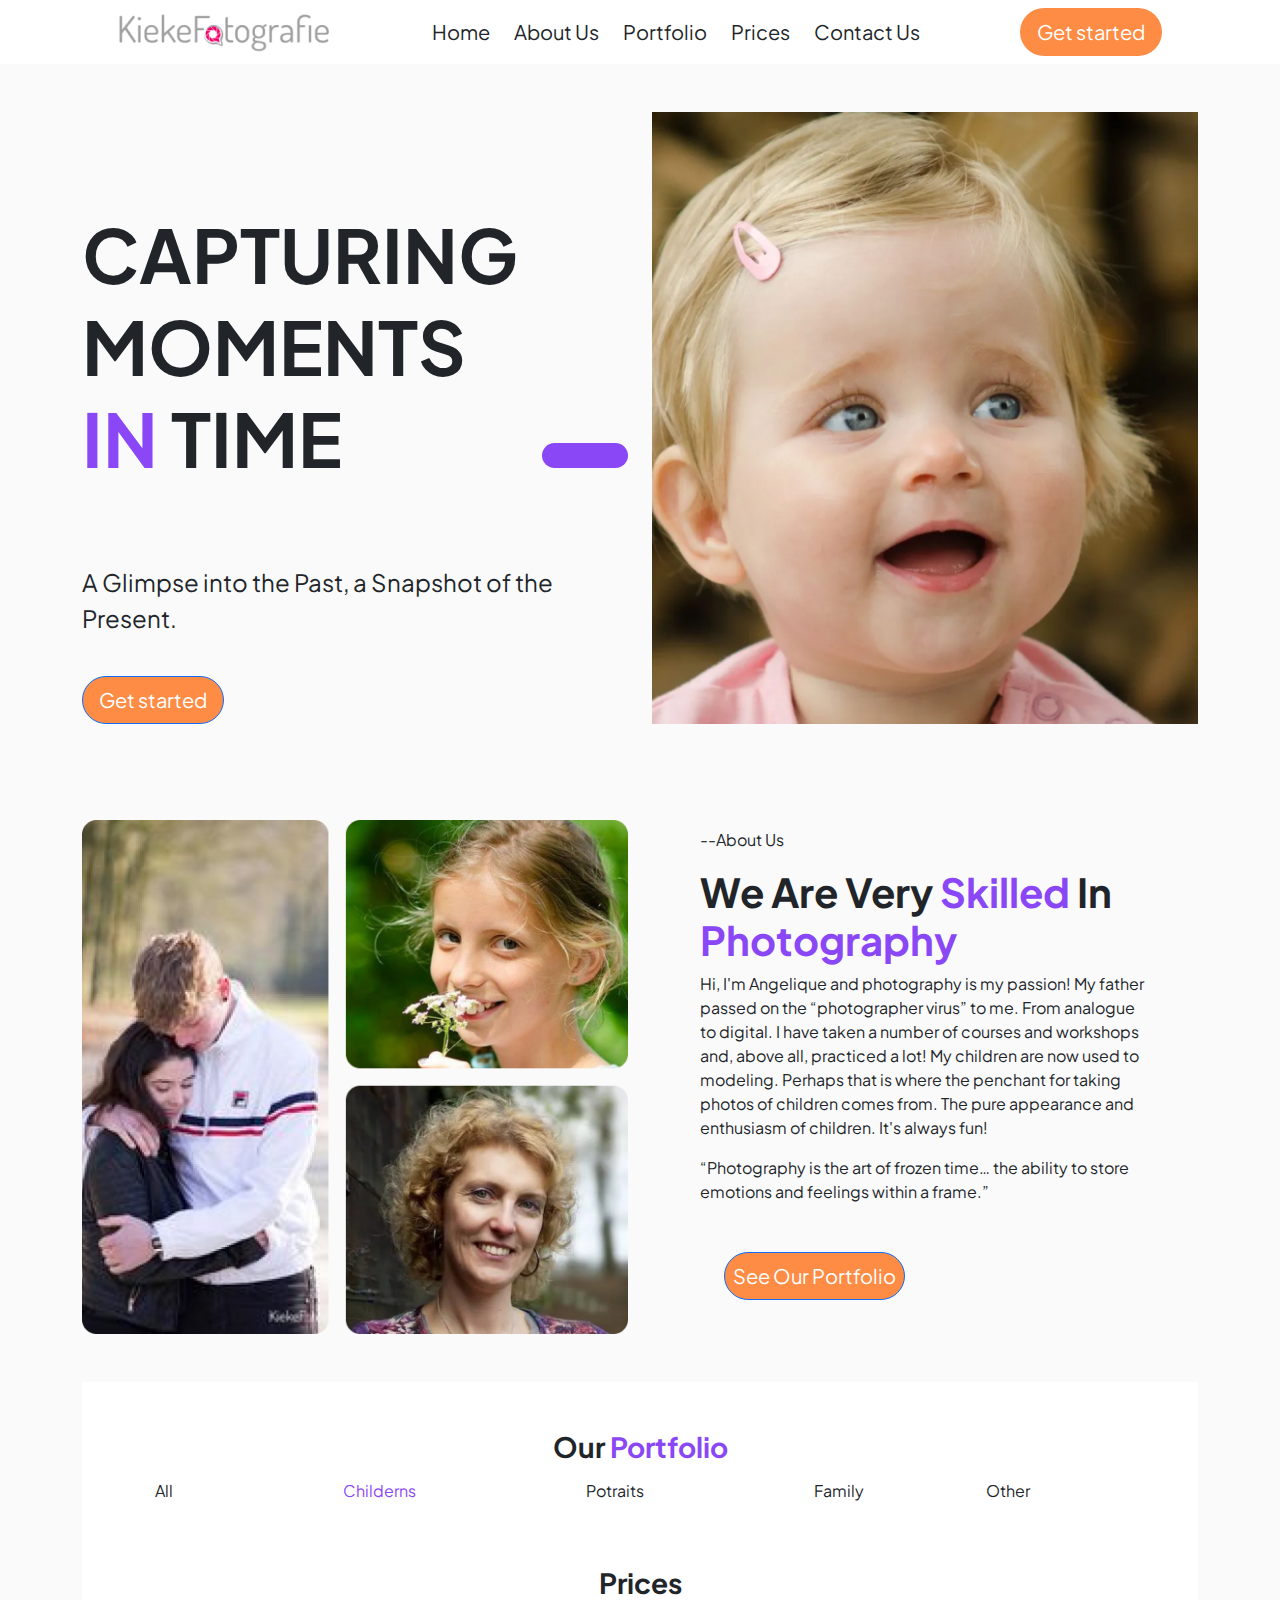
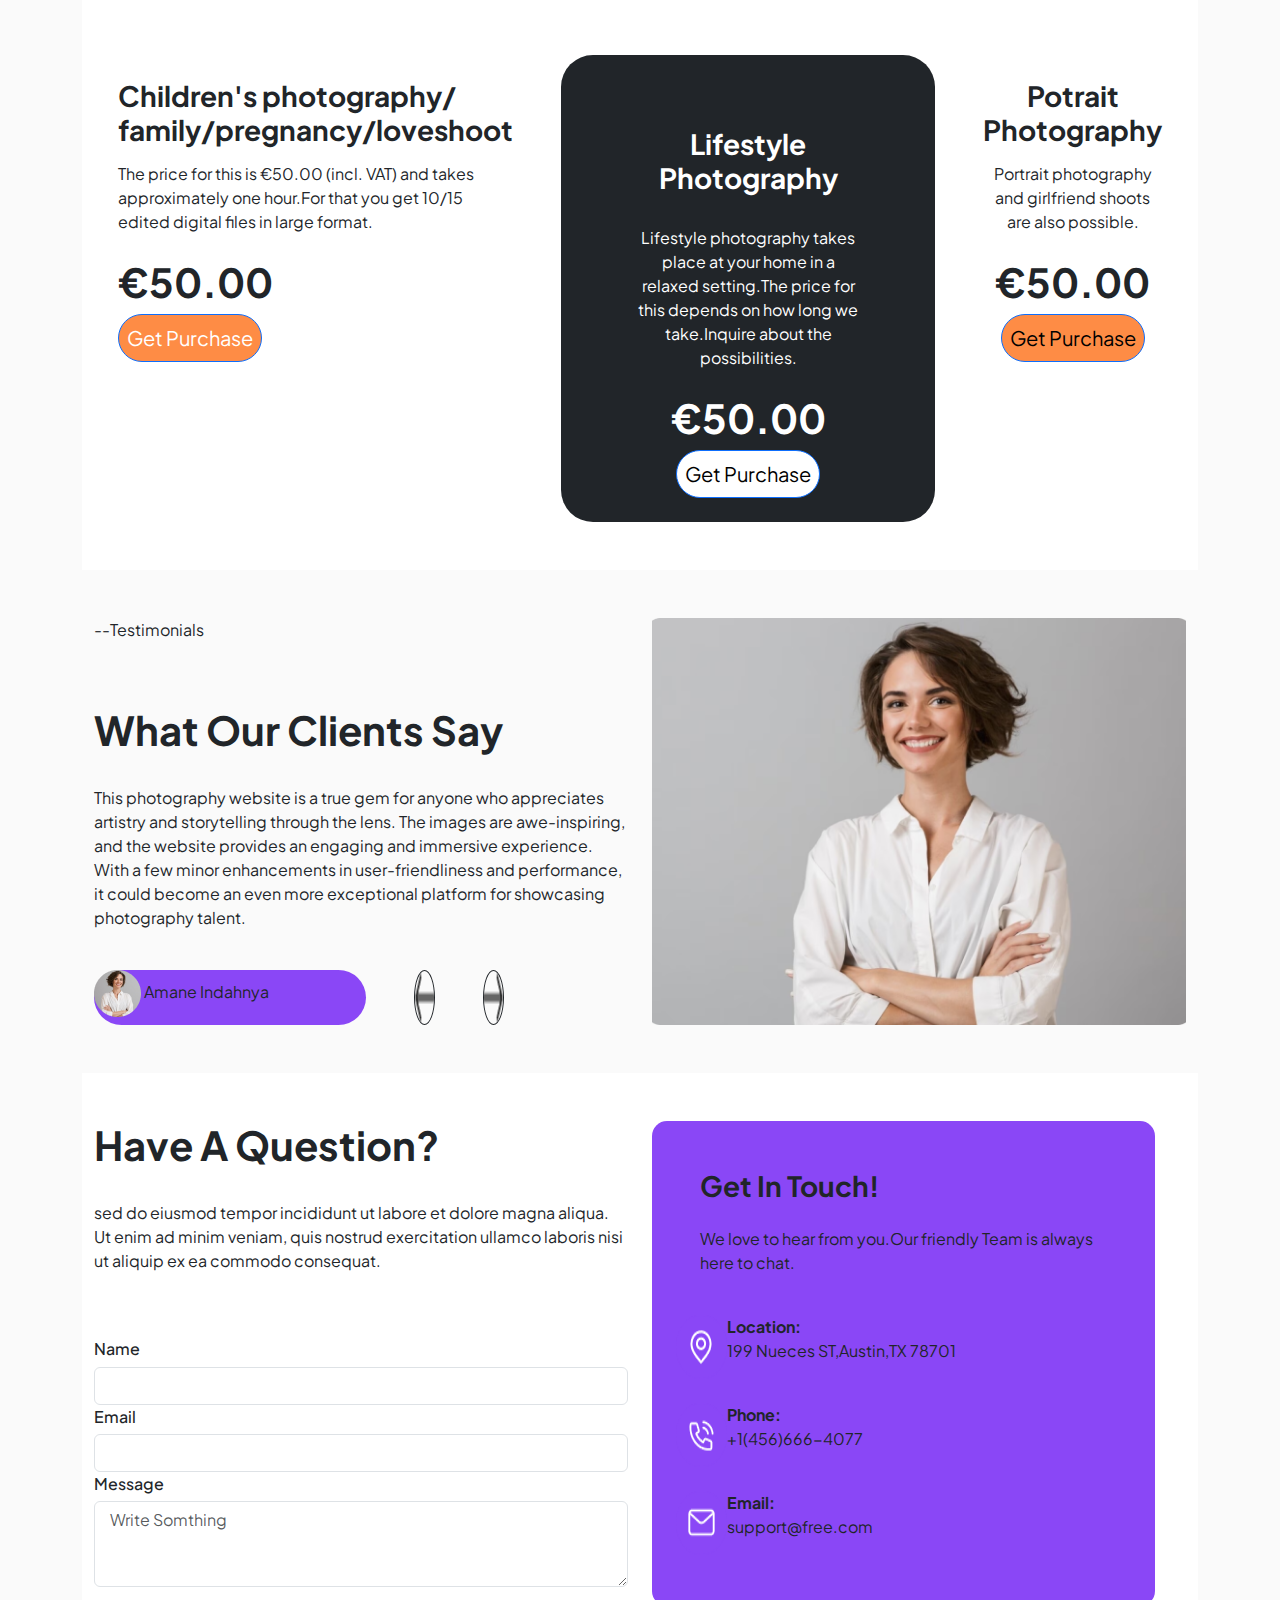
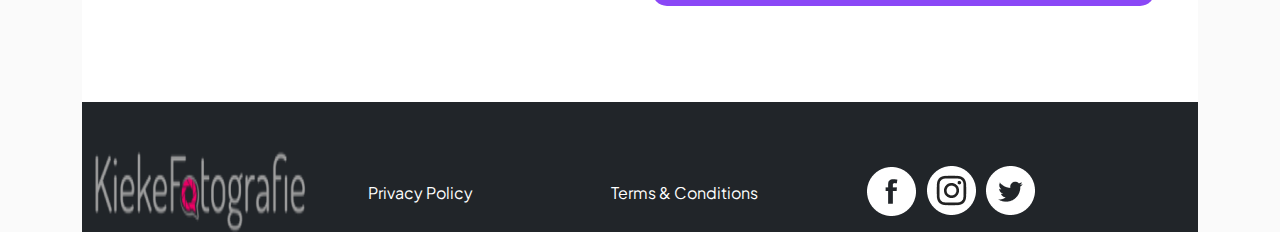
<file: index.html>
<!DOCTYPE html>
<html lang="en">
<head>
    <meta charset="UTF-8">
    <meta name="viewport" content="width=device-width, initial-scale=1.0">
    <link href="https://cdn.jsdelivr.net/npm/bootstrap@5.3.3/dist/css/bootstrap.min.css" rel="stylesheet" integrity="sha384-QWTKZyjpPEjISv5WaRU9OFeRpok6YctnYmDr5pNlyT2bRjXh0JMhjY6hW+ALEwIH" crossorigin="anonymous">

    <link rel="stylesheet" href="style.css">

    <title>Booststrap-Assignment</title>
</head>
<body>
      <!--Navbar Design-->
      <nav class="navbar navbar-light bg-white navbar-expand-lg">
        <div class="container px-md-5 d-flex align-items-center justify-content-between">

            <img src="images/logo1.png" alt="logo">

            <ul class="navbar-nav d-none d-md-flex align-items-lg-center gap-4 fs-5">
                <li class="nav-item">Home</li>
                <li class="nav-item">About Us</li>
                <li class="nav-item">Portfolio</li>
                <li class="nav-item">Prices</li>
                <li class="nav-item">Contact Us</li>
            </ul>
            <button type="submit" class="btn text-white btn-c rounded-pill btn-lg">Get started</button>

        </div>

    </nav>

    <!--hero section-->
<div class="container mx-auto">

    <div class="row gap-5 gap-md-0 py-5">
        <div class="col-md-6 col-12">
            <div class="d-flex align-items-end justify-content-between gap-4 pt-5 py-5 pt-md-5">
                <h1 class="fw-bold pt-5 large-text text-start">CAPTURING MOMENTS <span class="clr">IN</span> TIME</h1>
            <div style="height: 25px; width: 281.11px; background-color:#8A47F6; " class="rounded-pill mb-4 px-3" ></div>
            </div>
                

           <p class="fs-4 pt-4">A Glimpse into the Past, a Snapshot of the Present.</p>

           <div class="d-flex gap-5 pt-4">
            <button class="btn btn-c btn-lg rounded-pill text-center text-white btn-outline-primary">Get started</button>
           </div>
        </div>
        <div class="col-md-6 col-12">
            <img class="w-100 h-100 object-fit-cover" src="images/baby.png" alt="Object">
        </div>
    </div>

</div>

<!--page 2-->


<div class="container mx-auto">
    <div class="row gap-5 gap-md-0 py-5">
        <div class="col-12 col-md-6">
            <img src="images/four img.png" alt="" class="w-100 h-100 object-fit-cover">
        </div>
        <div class="col-12 col-md-6">
            <div class="mt-2 mx-5">
                <p >--About Us</p>
            <h1 class="fw-bold">We Are Very <span class="clr">Skilled</span> In <span class="clr">Photography</span></h1>
            <p>
                Hi, I'm Angelique and photography is my passion! My father passed on the “photographer virus” to me. From analogue to digital. I have taken a number of courses and workshops and, above all, practiced a lot! My children are now used to modeling. Perhaps that is where the penchant for taking photos of children comes from. The pure appearance and enthusiasm of children. It's always fun! 
            </p>
            <p >“Photography is the art of frozen time… the ability to store emotions and feelings within a frame.”

            </p>
           <div class="mt-5 px-4 ">
                <button class="btn text-white rounded-pill btn-c btn-lg btn-outline-primary p-2" type="submit">See Our Portfolio</button>
            </div>
        </div>
    </div>
</div>


<!--page3-->


    <div class="container mx-auto pt-5 pb-3 bg-white ">
        <h3 class="fw-bold  text-center">Our <span class="clr">Portfolio</span></h3>
        <div class="row">
            <div class=" col-12 col-md-6">
                <ul class="d-flex gap-5 list-unstyled text-center">
                    <li><a href="#" class=" btn stretched-link  mx-5" >All</a></li>
                    <li><a href="#" class=" btn stretched-link  clr mx-5 " >Childerns</a></li>
                    <li><a href="#" class=" btn stretched-link  mx-5" >Potraits</a></li>
                    <li><a href="#" class=" btn stretched-link  mx-5" >Family</a></li>
                    <li><a href="#" class=" btn stretched-link  ">Other </a></li>
                    
                </ul>      

            </div>
        </div>
            
</div>

<!--page4-->
<div class="position-relative bg-white">
 <div class="container mx-auto">
        <div class="text-center pt-4">
            <h3 class="fw-bold">Prices</h3>
        </div>

  <div class="d-flex felx-column flex-md-row justify-content-center jusify-content-md-between gap-4 pt-5 pb-5">

      <div class="w-33 p-4 bg-white rounded-5">

       <h3 class="fw-bold">Children's photography/
        family/pregnancy/loveshoot</h3>
       <p class="pt-2 pb-2">
        The price for this is €50.00 (incl. VAT) 
        and takes approximately one
         hour.For that you get 10/15 edited
          digital files in large format.
    </p>
      <h1 class="fw-bold">€50.00</h1> 

      <button class="btn text-white rounded-pill btn-c btn-lg btn-outline-primary p-2" type="submit">Get Purchase</button>  
     </div>

    <div class="w-33 p-4 bg-dark rounded-5 text-center">
        
       <h3 class="fw-bold text-white mx-5 pt-5">Lifestyle Photography</h3>

        <p class="pt-4 pb-2 text-white mx-5">Lifestyle photography takes place at your home in a relaxed setting.The price for this depends on how long we take.Inquire about the possibilities. </p>
        <h1 class="fw-bold text-white">€50.00</h1> 
        <button class="btn text-black rounded-pill bg-white btn-lg btn-outline-primary p-2" type="submit">Get Purchase</button>
      
     </div>

     <div class="w-33 p-4 bg-white rounded-5 text-center">
        
        <h3 class="fw-bold">Potrait Photography</h3>
        <p class="pt-2 pb-2">Portrait photography and girlfriend shoots are also possible. </p>
        <h1 class="fw-bold">€50.00</h1> 
        <button class="btn text-black rounded-pill  btn-lg btn-outline-primary p-2 btn-c" type="submit">Get Purchase</button>
        
     </div>

 </div>

      </div>
  </div>

  <!--Page5-->
  <div class="container mx-auto">

    <div class="row gap-5 gap-md-0 py-5">
        <div class="col-md-6 col-12">
            <p class="pb-5">--Testimonials</p>
           <h1 class="fw-bold">What Our Clients Say</h1>


           <p class="pt-4">This photography website is a true gem for anyone who appreciates artistry and storytelling through the lens. The images are awe-inspiring, and the website provides an engaging and immersive experience. With a few minor enhancements in user-friendliness and performance, it could become an even more exceptional platform for showcasing photography talent.</p>

           <div class="d-flex gap-5 pt-4">
            <div class="rounded-pill" style="width: 272px; height: 55px; background: #8A47F6;">
                <img src="images/Ellipse 1.png" alt="">
                 Amane Indahnya
            </div>
                <img src="images/Arrow 1.png" alt="" class="rounded-circle border border-dark">
                <img src="images/Arrow 2.png" alt="" class="rounded-circle border border-dark">
                

           </div>
           
        </div>
        <div class="col-md-6 col-12">
            <img class="w-100 h-100 object-fit-cover" src="images/Rectangle 24.png" alt="Object">
        </div>
    </div>

</div>
<!--last-->

<div class="container mx-auto bg-white pb-5">

    <div class="row gap-5 gap-md-0 py-5">
        <div class="col-md-6 col-12">
           <h1 class="fw-bold ">Have A Question?</h1>

           <p class="pt-4 pb-5">sed do eiusmod tempor incididunt ut labore et dolore magna aliqua. Ut enim ad minim veniam, quis nostrud exercitation ullamco laboris nisi ut aliquip ex ea commodo consequat.</p>

           <form action="#" validate>
            <div class="form-group">
                <label for="name" class="h6">Name </label>
                <input class="form-control" type="text" name="name" id="name" placeholder=" " required>
            </div>
            <div class="form-group">
                <label for="mail" class="h6">Email </label>
                <input class="form-control" type="text" name="mail" id="mail" placeholder=" " required>
            </div>
            
            <div class="form-group">
                <label for="text" class="h6">Message</label> <br>
                <textarea class="form-control" name="text" id="text" rows="3" placeholder=" Write Somthing"></textarea>
            </div>
        </form>
            
           
        </div>

        <div class="col-md-6 col-12">
            <div class="last  ">
                <h3 class="fw-bold pt-5 mx-lg-5 pb-3">Get In Touch!</h3>
                <p class="mx-5">We love to hear from you.Our friendly Team is always here to chat.</p>
               <div class="d-flex  pt-4 mx-4">
                <img src="images/Group 18.png" alt="">
                <p> <span class="fw-bold">Location:</span> <br>
                    199 Nueces ST,Austin,TX 78701</p>
        
               </div>
               <div class="d-flex  pt-4 mx-4">
                <img src="images/Group 16.png" alt="">
                <p> <span class="fw-bold">Phone:</span> <br>
                    +1(456)666-4077</p>
        
               </div>
               <div class="d-flex  pt-4 mx-4">
                <img src="images/Group 15.png" alt="">
                <p> <span class="fw-bold">Email:</span> <br>
                    support@free.com</p>
        
               </div>
               
            </div>
            
        </div>
    </div>

</div>

<!--footer-->
<footer class="bg-dark pt-5">
    <div class="container d-flex">
       <img src="images/logo1.png" alt="">
       <ul class="d-flex list-unstyled text-center pt-4 gap-3">
        <li><a href="#" class=" btn stretched-link  mx-5 text-white" >Privacy Policy</a></li>
        <li><a href="#" class=" btn stretched-link  mx-5 text-white" >Terms & Conditions</a></li>
        </ul>
        <img src="images/Group 26.png" class="gap-5 py-3 px-0 mx-5 mx-lg-5 my-0 rounded float-righ" alt="">
    </div>

</footer>




 
    <script src="https://cdn.jsdelivr.net/npm/bootstrap@5.3.3/dist/js/bootstrap.bundle.min.js" integrity="sha384-YvpcrYf0tY3lHB60NNkmXc5s9fDVZLESaAA55NDzOxhy9GkcIdslK1eN7N6jIeHz" crossorigin="anonymous"></script>
</body>
</html>
</file>
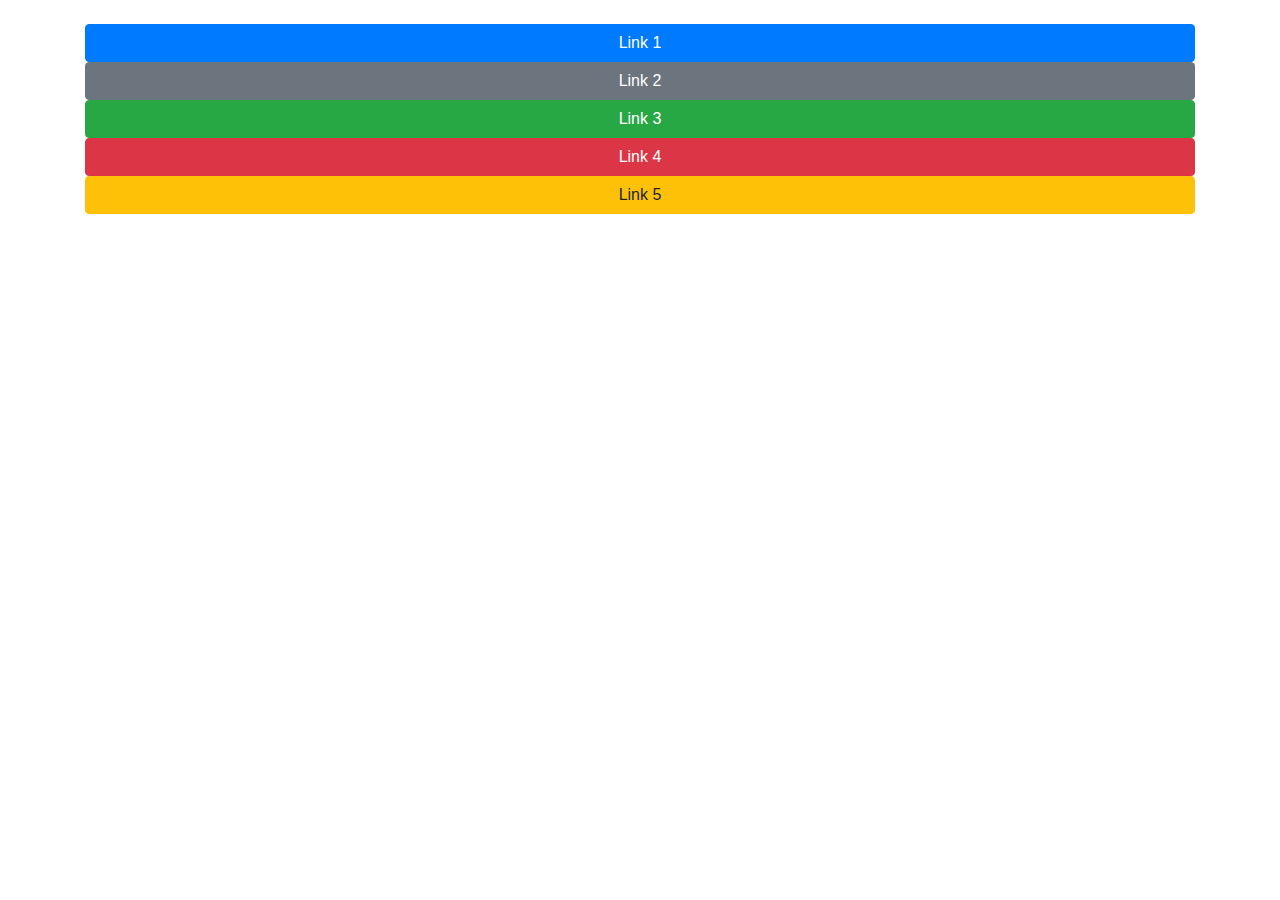
<file: link.html>
<!DOCTYPE html>
<html lang="en">
<head>
    <meta charset="UTF-8">
    <meta name="viewport" content="width=device-width, initial-scale=1.0">
    <link href="https://stackpath.bootstrapcdn.com/bootstrap/4.5.2/css/bootstrap.min.css" rel="stylesheet">
    <title>Full-Length Links</title>
</head>
<body>
    <div class="container mt-4">
        <div class="row">
            <!-- First Link -->
            <div class="col-12">
                <a href="https://example1.com" class="btn btn-primary btn-block text-center">Link 1</a>
            </div>
            <!-- Second Link -->
            <div class="col-12">
                <a href="https://example2.com" class="btn btn-secondary btn-block text-center">Link 2</a>
            </div>
            <!-- Third Link -->
            <div class="col-12">
                <a href="https://example3.com" class="btn btn-success btn-block text-center">Link 3</a>
            </div>
            <!-- Fourth Link -->
            <div class="col-12">
                <a href="https://example4.com" class="btn btn-danger btn-block text-center">Link 4</a>
            </div>
            <!-- Fifth Link -->
            <div class="col-12">
                <a href="https://example5.com" class="btn btn-warning btn-block text-center">Link 5</a>
            </div>
        </div>
    </div>
</body>
</html>
</file>
<file: style.css>
@import url('https://fonts.googleapis.com/css2?family=Plus+Jakarta+Sans:ital,wght@0,200..800;1,200..800&display=swap');

*
{
    margin: 0;
    padding: 0;
    box-sizing: border-box;
}
body
{
    font-family:"Plus Jakarta Sans",sans-serif;
    background-color:#FAFAFA;
    ;
}
.large-text
{
    font-size: 74px;
    font-weight: 900;
    line-height: 92px;
}
.btn-c{
    background: #FE8C45;
}
.clr{
    color:#8A47F6 ;
}
.last
{
    width: 503px;
    height: 485px;
    border-radius: 15px;
    background-color: #8A47F6;
    


}
</file>
